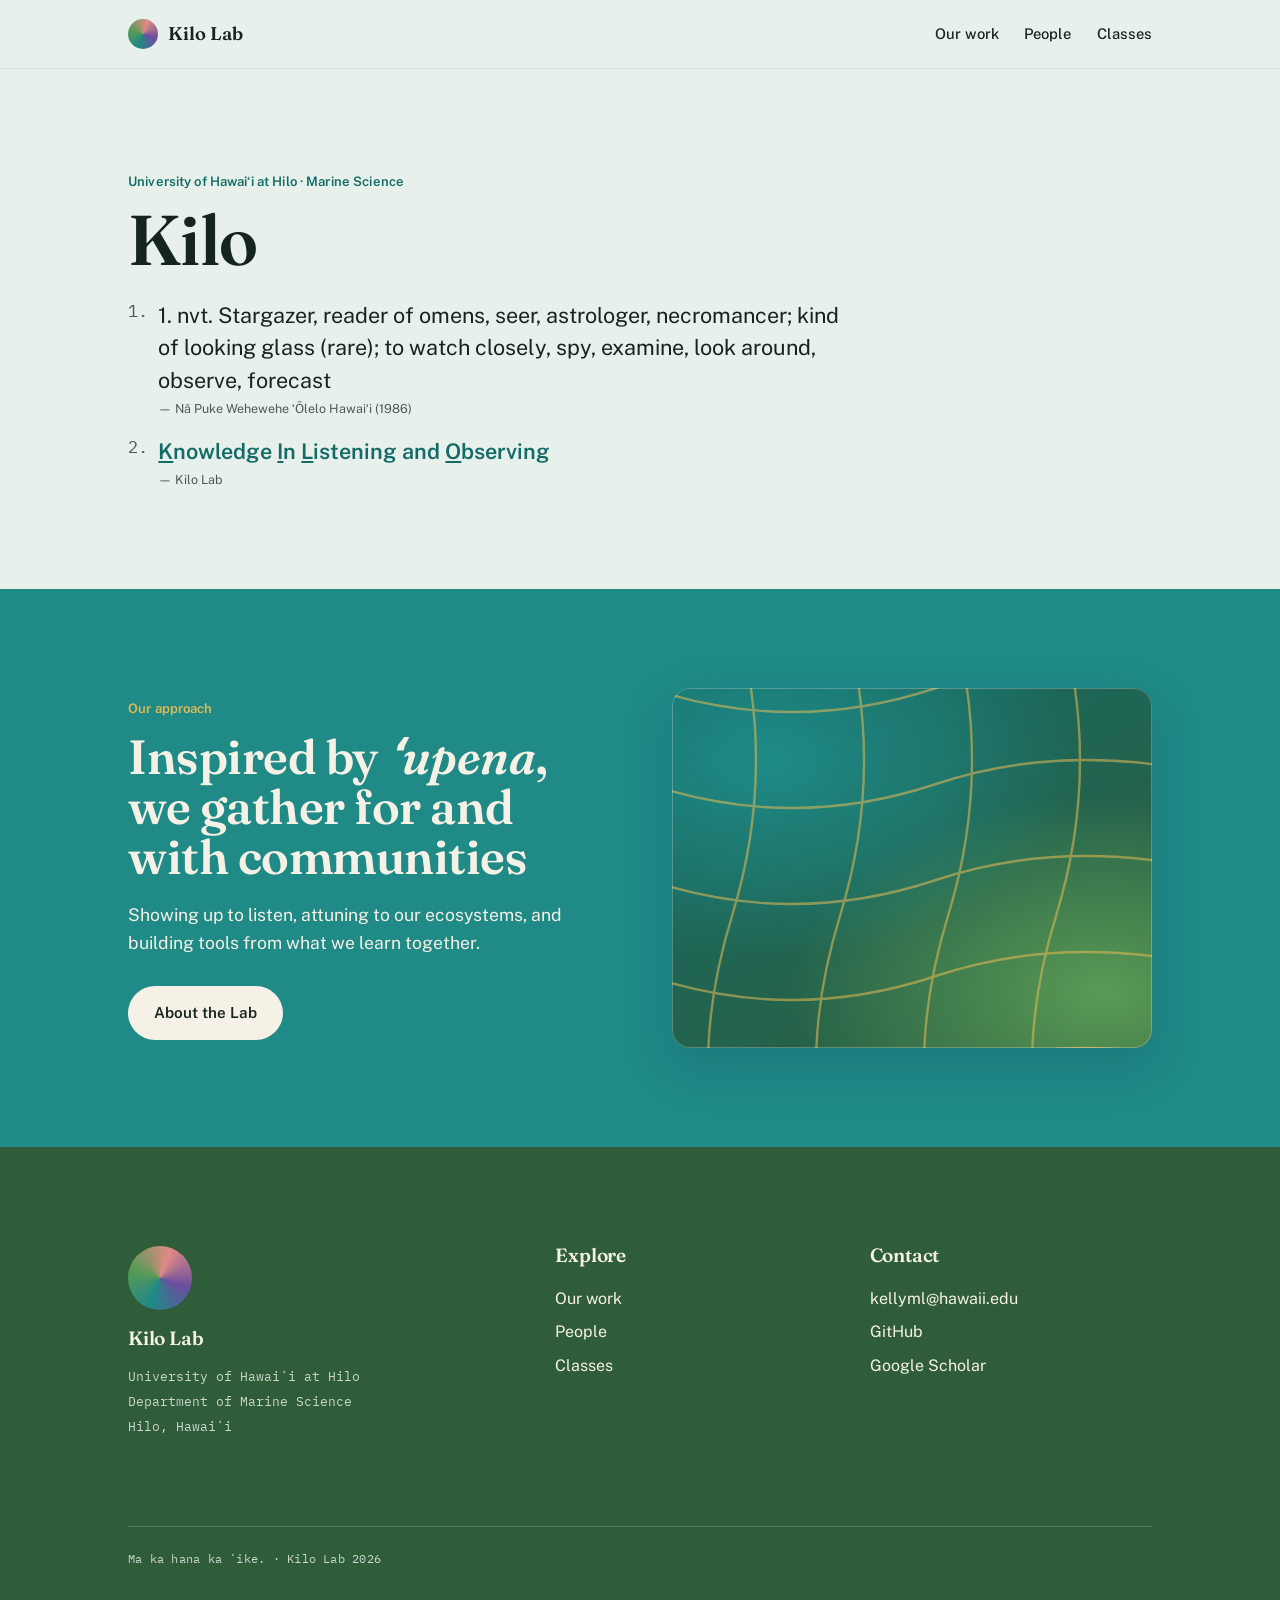
<file: index.html>
<!doctype html>
<html lang="en">
<head>
<meta charset="utf-8" />
<meta name="viewport" content="width=device-width, initial-scale=1" />
<!-- EDIT: page title + meta description -->
<title> Kilo Lab · UH-Hilo</title>
<meta name="description" content="Mending ." />

<link rel="preconnect" href="https://fonts.googleapis.com" />
<link rel="preconnect" href="https://fonts.gstatic.com" crossorigin />
<link href="https://fonts.googleapis.com/css2?family=Fraunces:opsz,wght@9..144,400;9..144,500;9..144,600&family=IBM+Plex+Mono:wght@400;500&family=Public+Sans:wght@400;500;600&display=swap" rel="stylesheet" />

<link rel="stylesheet" href="styles.css" />
</head>

<body>

<!-- ============ NAV ============ -->
<nav class="nav">
  <div class="wrap">
    <a class="brand" href="#top">
      <span class="mark" aria-hidden="true"></span>
      <span class="bname">Kilo Lab</span>
    </a>
    <div class="nav-links">
      <a href="work.html">Our work</a>
      <a href="people.html">People</a>
      <a href="classes.html">Classes</a>
    </div>
  </div>
</nav>

<!-- ============ HERO ============ -->
<section class="band f-cream on-light hero" id="top">
  <div class="wrap" style="grid-template-columns:1fr">
    <div class="copy">
      <span class="eyebrow">University of Hawaiʻi at Hilo · Marine Science</span>
      <!-- EDIT: hero headline -->
      <h1>Kilo</h1>
      <ol class="def-list" style="max-width:72ch">
        <li>1. nvt. Stargazer, reader of omens, seer, astrologer, necromancer; kind of looking glass (rare); to watch closely, spy, examine, look around, observe, forecast<span class="def-source">— Nā Puke Wehewehe ʻŌlelo Hawaiʻi (1986)</span></li>
        <li><span class="acronym-highlight"> <u>K</u>nowledge <u>I</u>n <u>L</u>istening and <u>O</u>bserving</span><span class="def-source">— Kilo Lab</span></li>
      </ol>
    </div>
  </div>
</section>

<!-- ============ VISION / WORLDVIEW (deep teal) ============ -->
<section class="band f-teal on-dark">
  <div class="wrap split">
    <div class="copy">
      <span class="eyebrow" style="color:var(--gold)">Our approach</span>
      <!-- EDIT: vision statement -->
      <h2 style="margin-top:.7rem">Inspired by <em>ʻupena</em>, we gather for and with communities</h2>
      <p>Showing up to listen, attuning to our ecosystems, and building tools from what we learn together.</p>
      <div class="cta-row"><a class="btn btn--light" href="people.html">About the Lab</a></div>
    </div>
    <!-- supporting art slot: upena net drawing over the wash -->
    <div class="art-frame art-sq wash-2">
      <svg class="art-net" viewBox="0 0 200 200" preserveAspectRatio="xMidYMid slice" aria-hidden="true">
        <g fill="none" stroke="var(--gold)" stroke-width="1">
          <path d="M-10 25 Q50 45 110 25 T240 25"/>
          <path d="M-10 65 Q50 85 110 65 T240 65"/>
          <path d="M-10 105 Q50 125 110 105 T240 105"/>
          <path d="M-10 145 Q50 165 110 145 T240 145"/>
          <path d="M-10 185 Q50 205 110 185 T240 185"/>
          <path d="M25 -10 Q45 55 25 120 T25 240"/>
          <path d="M70 -10 Q90 55 70 120 T70 240"/>
          <path d="M115 -10 Q135 55 115 120 T115 240"/>
          <path d="M160 -10 Q180 55 160 120 T160 240"/>
        </g>
      </svg>
    </div>
  </div>
</section>

<!-- ============ FOOTER / CONTACT (deep green) ============ -->
<footer class="band f-green on-dark foot" id="contact">
  <div class="wrap">
    <div>
      <div class="mark-lg" aria-hidden="true"></div>
      <h3 style="font-family:Fraunces,serif">Kilo Lab</h3>
      <p class="meta">
        University of Hawaiʻi at Hilo<br/>
        Department of Marine Science<br/>
        Hilo, Hawaiʻi
      </p>
    </div>
    <div>
      <h3>Explore</h3>
      <ul>
        <li><a href="work.html">Our work</a></li>
        <li><a href="people.html">People</a></li>
        <li><a href="classes.html">Classes</a></li>
      </ul>
    </div>
    <div>
      <h3>Contact</h3>
      <ul>
        <li><a href="mailto:kellyml@hawaii.edu">kellyml@hawaii.edu</a></li>
        <li><a href="https://github.com/kilo-uhh" target="_blank" rel="noopener">GitHub</a></li>
        <li><a href="https://scholar.google.com/citations?user=CCU2XRgAAAAJ&hl=en" target="_blank" rel="noopener">Google Scholar</a></li>
      </ul>
    </div>
    <div class="colophon" style="grid-column:1/-1">
      Ma ka hana ka ʻike.  ·  Kilo Lab 2026
    </div>
  </div>
</footer>

</body>
</html>
</file>
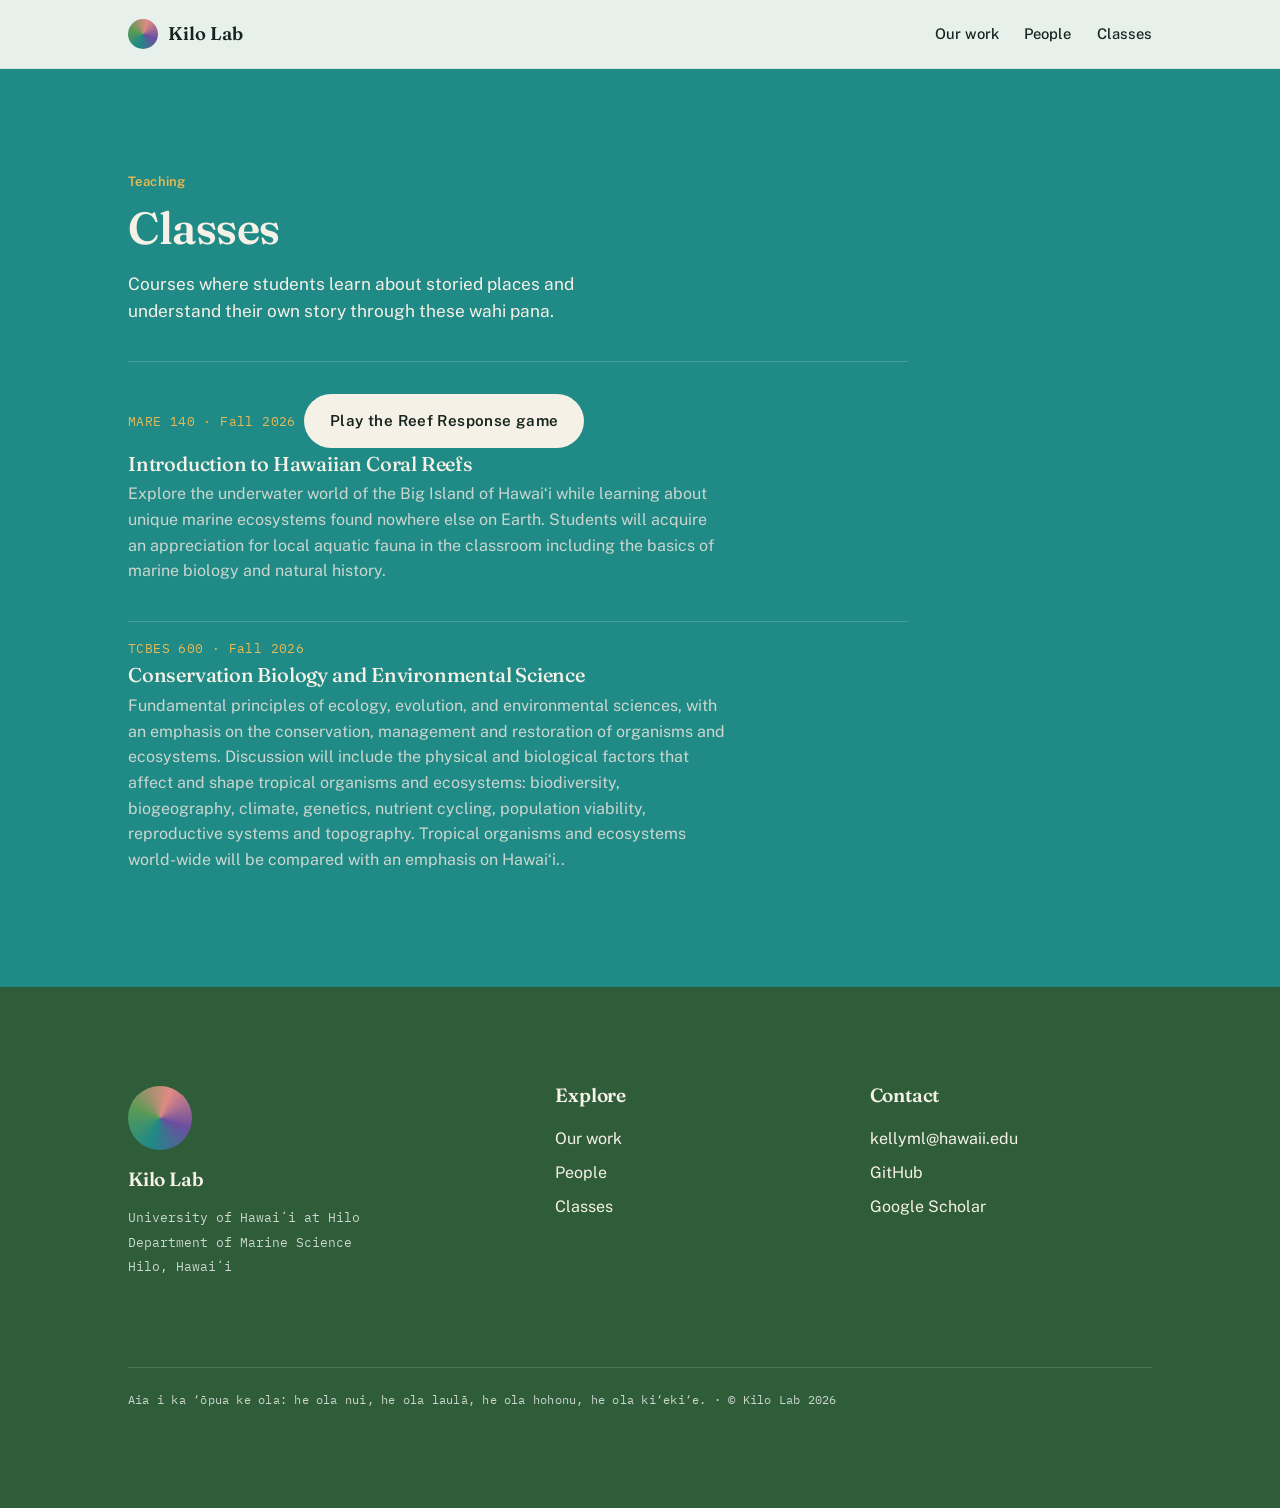
<file: classes.html>
<!doctype html>
<html lang="en">
<head>
<meta charset="utf-8" />
<meta name="viewport" content="width=device-width, initial-scale=1" />
<title>Classes · Kilo Lab</title>
<link rel="preconnect" href="https://fonts.googleapis.com" />
<link rel="preconnect" href="https://fonts.gstatic.com" crossorigin />
<link href="https://fonts.googleapis.com/css2?family=Fraunces:opsz,wght@9..144,400;9..144,500;9..144,600&family=IBM+Plex+Mono:wght@400;500&family=Public+Sans:wght@400;500;600&display=swap" rel="stylesheet" />
<link rel="stylesheet" href="styles.css" />
</head>
<body>
<nav class="nav">
  <div class="wrap">
    <!-- EDIT: brand. The .mark circle is a placeholder for your logo/mark. -->
    <a class="brand" href="index.html#top">
      <span class="mark" aria-hidden="true"></span>
      <span class="bname">Kilo Lab</span>
    </a>
    <div class="nav-links">
      <a href="work.html#science">Our work</a>
      <a href="people.html">People</a>
      <a href="classes.html">Classes</a>
    </div>
  </div>
</nav>

<!-- ============ CLASSES (teal) ============ -->
<section class="band f-teal on-dark" id="classes">
  <div class="wrap">
    <span class="eyebrow" style="color:var(--gold)">Teaching</span>
    <h2 style="font-size:clamp(1.9rem,4vw,2.8rem);margin-top:.7rem">Classes</h2>
    <!-- EDIT: intro + course list -->
    <p style="max-width:48ch;margin-top:1.2rem;font-size:1.08rem">Courses where students learn about storied places and understand their own story through these wahi pana.</p>
    <div style="margin-top:2.2rem;display:grid;gap:1.3rem;max-width:780px">
      <div style="border-top:1px solid rgba(255,255,255,.18);padding-top:1.1rem">
        <div class="mono" style="color:var(--gold);font-size:.8rem;letter-spacing:.03em">MARE 140 · Fall 2026
        <a class="btn btn--light" href="reef-game/" style="margin-top:.9rem">Play the Reef Response game</a>
        </div>
        <h3 style="font-weight:500;font-size:1.25rem;margin-top:.35rem">Introduction to Hawaiian Coral Reefs</h3>
        <p style="color:var(--light-soft);margin-top:.45rem;max-width:60ch">Explore the underwater world of the Big Island of Hawaiʻi while learning about unique marine ecosystems found nowhere else on Earth. Students will acquire an appreciation for local aquatic fauna in the classroom including the basics of marine biology and natural history.</p>
      </div>
      <div style="border-top:1px solid rgba(255,255,255,.18);padding-top:1.1rem">
        <div class="mono" style="color:var(--gold);font-size:.8rem;letter-spacing:.03em">TCBES 600 · Fall 2026</div>
        <h3 style="font-weight:500;font-size:1.25rem;margin-top:.35rem">Conservation Biology and Environmental Science</h3>
        <p style="color:var(--light-soft);margin-top:.45rem;max-width:60ch"> Fundamental principles of ecology, evolution, and environmental sciences, with an emphasis on the conservation, management and restoration of organisms and ecosystems. Discussion will include the physical and biological factors that affect and shape tropical organisms and ecosystems: biodiversity, biogeography, climate, genetics, nutrient cycling, population viability, reproductive systems and topography. Tropical organisms and ecosystems world-wide will be compared with an emphasis on Hawaiʻi..</p>
      </div>
    </div>
  </div>
</section>

<!-- ============ FOOTER / CONTACT (deep green) ============ -->
<footer class="band f-green on-dark foot" id="contact">
  <div class="wrap">
    <div>
      <div class="mark-lg" aria-hidden="true"></div>
      <h3 style="font-family:Fraunces,serif">Kilo Lab</h3>
      <p class="meta">
        University of Hawaiʻi at Hilo<br/>
        Department of Marine Science<br/>
        Hilo, Hawaiʻi
      </p>
    </div>
    <div>
      <h3>Explore</h3>
      <ul>
        <li><a href="work.html">Our work</a></li>
        <li><a href="people.html">People</a></li>
        <li><a href="classes.html">Classes</a></li>
      </ul>
    </div>
    <div>
      <h3>Contact</h3>
      <ul>
        <li><a href="mailto:kellyml@hawaii.edu">kellyml@hawaii.edu</a></li>
        <li><a href="https://github.com/kilo-uhh" target="_blank" rel="noopener">GitHub</a></li>
        <li><a href="https://scholar.google.com/citations?user=CCU2XRgAAAAJ&hl=en" target="_blank" rel="noopener">Google Scholar</a></li>
      </ul>
    </div>
    <div class="colophon" style="grid-column:1/-1">
      Aia i ka ‘ōpua ke ola: he ola nui, he ola laulā, he ola hohonu, he ola ki‘eki‘e.  ·  © Kilo Lab 2026
    </div>
  </div>
</footer>

</body>
</html>
</file>
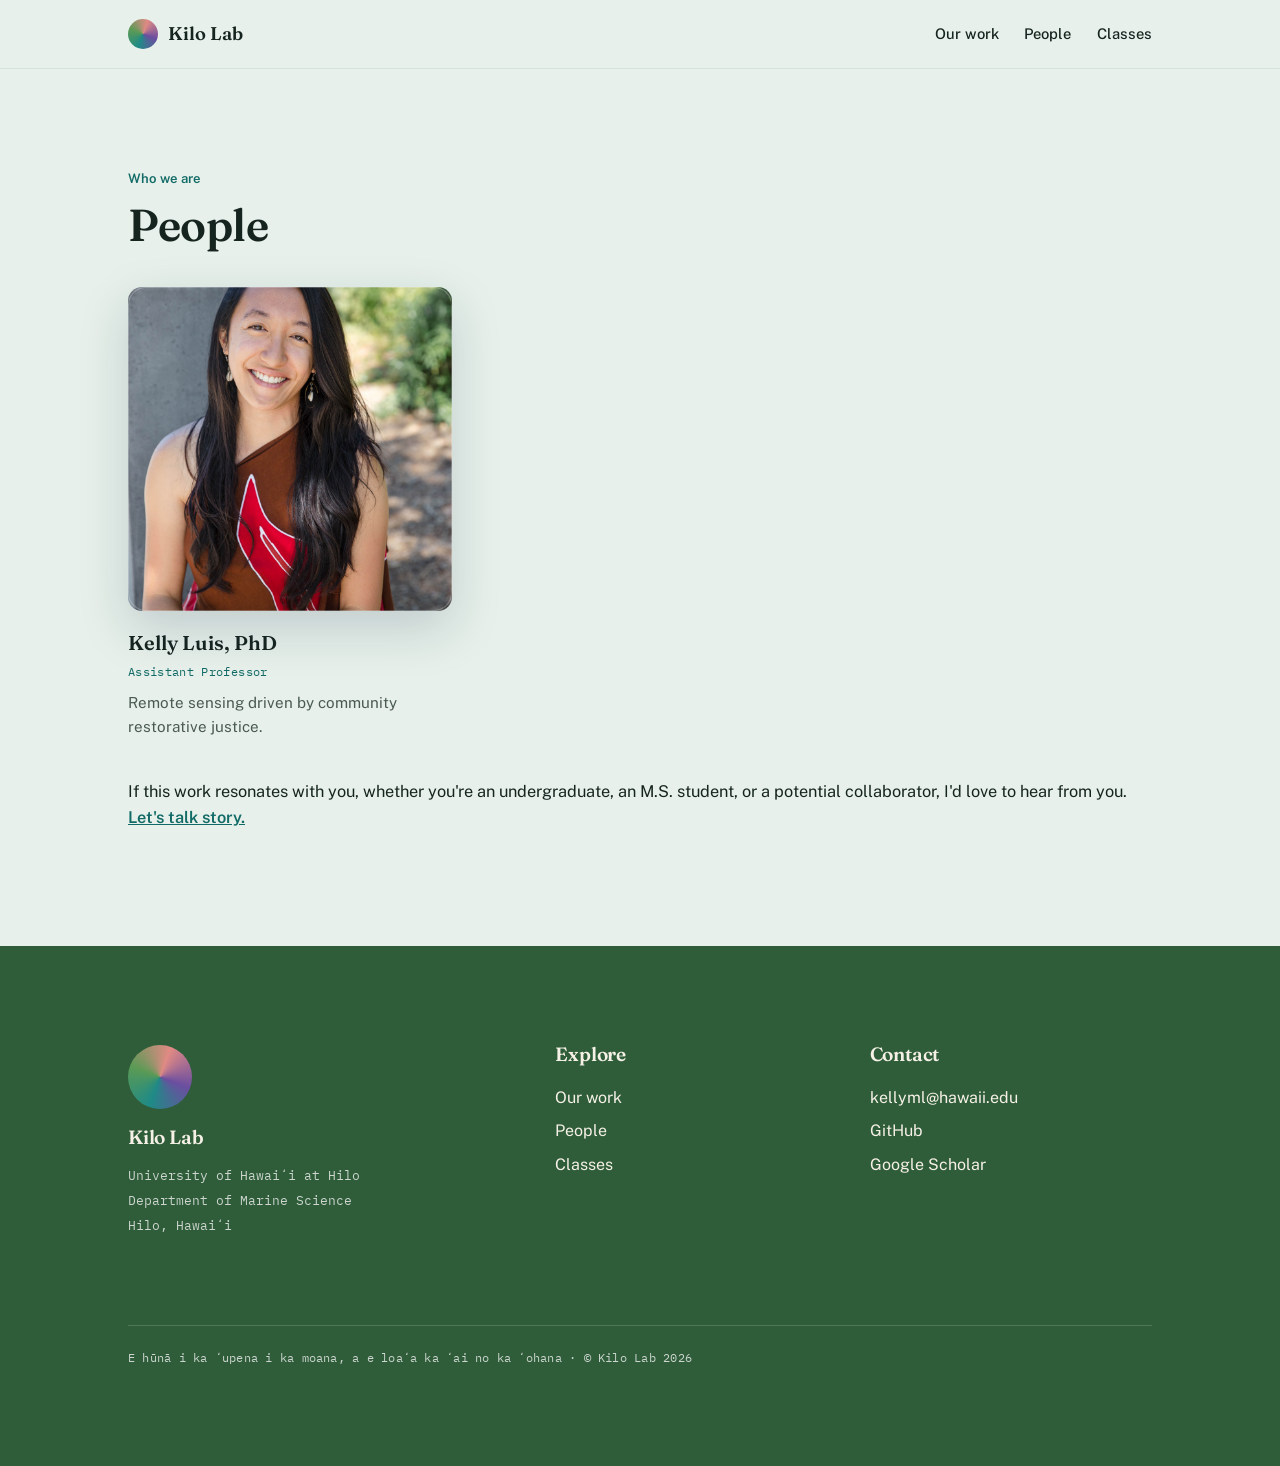
<file: people.html>
<!doctype html>
<html lang="en">
<head>
<meta charset="utf-8" />
<meta name="viewport" content="width=device-width, initial-scale=1" />
<title>People · Kilo Lab</title>
<link rel="preconnect" href="https://fonts.googleapis.com" />
<link rel="preconnect" href="https://fonts.gstatic.com" crossorigin />
<link href="https://fonts.googleapis.com/css2?family=Fraunces:opsz,wght@9..144,400;9..144,500;9..144,600&family=IBM+Plex+Mono:wght@400;500&family=Public+Sans:wght@400;500;600&display=swap" rel="stylesheet" />
<link rel="stylesheet" href="styles.css" />
</head>
<body>
<nav class="nav">
  <div class="wrap">
    <a class="brand" href="index.html#top">
      <span class="mark" aria-hidden="true"></span>
      <span class="bname">Kilo Lab</span>
    </a>
    <div class="nav-links">
      <a href="work.html">Our work</a>
      <a href="people.html">People</a>
      <a href="classes.html">Classes</a>
    </div>
  </div>
</nav>

<!-- ============ PEOPLE (cream) ============ -->
<section class="band f-cream on-light" id="people">
  <div class="wrap">
    <div class="people-head">
      <span class="eyebrow">Who we are</span>
      <h2>People</h2>
    </div>
    <div class="people">
      <div class="person">
        <div class="art-frame pic">
          <img src="kelly-luis.jpg" alt="Kelly Luis" style="width:100%;height:100%;object-fit:cover" />
        </div>
        <div class="name">Kelly Luis, PhD</div>
        <div class="role">Assistant Professor</div>
        <p>Remote sensing driven by community restorative justice.</p>
      </div>
    </div>
    <p class="join-note">If this work resonates with you, whether you're an undergraduate, an M.S. student, or a potential collaborator, I'd love to hear from you. <a href="#contact">Let's talk story.</a></p>
  </div>
</section>

<!-- ============ FOOTER / CONTACT (deep green) ============ -->
<footer class="band f-green on-dark foot" id="contact">
  <div class="wrap">
    <div>
      <div class="mark-lg" aria-hidden="true"></div>
      <h3 style="font-family:Fraunces,serif">Kilo Lab</h3>
      <p class="meta">
        University of Hawaiʻi at Hilo<br/>
        Department of Marine Science<br/>
        Hilo, Hawaiʻi
      </p>
    </div>
    <div>
      <h3>Explore</h3>
      <ul>
        <li><a href="work.html#science">Our work</a></li>
        <li><a href="people.html">People</a></li>
        <li><a href="classes.html">Classes</a></li>
      </ul>
    </div>
    <div>
      <h3>Contact</h3>
      <ul>
        <li><a href="mailto:kellyml@hawaii.edu">kellyml@hawaii.edu</a></li>
        <li><a href="https://github.com/kilo-uhh" target="_blank" rel="noopener">GitHub</a></li>
        <li><a href="https://scholar.google.com/citations?user=CCU2XRgAAAAJ&hl=en" target="_blank" rel="noopener">Google Scholar</a></li>
      </ul>
    </div>
    <div class="colophon" style="grid-column:1/-1">
      E hūnā i ka ʻupena i ka moana, a e loaʻa ka ʻai no ka ʻohana ·  © Kilo Lab 2026
    </div>
  </div>
</footer>

</body>
</html>
</file>
<file: styles.css>
:root{
  /* palette derived from the inspiration painting: pushed, non-literal */
  --green:#5a9a55;
  --green-d:#2f5d3a;
  --teal:#1f8a86;
  --teal-d:#136b67;
  --blue:#14365f;
  --blue-d:#0f2a4c;
  --salmon:#e08a84;
  --salmon-l:#ecaba6;
  --violet:#6b4ea0;
  --violet-d:#523c80;
  --cream:#e7f0ea;       /* sea-glass off-white from the painting's water, not beige */
  --cream-d:#d2e3da;
  --gold:#e6bb55;
  --ink:#16241f;          /* near-black green for text on light fields */
  --ink-soft:#4a5a53;
  --light:#f6f1e6;        /* warm off-white text on dark fields */
  --light-soft:#ccd6cf;
}

*{box-sizing:border-box}
html{scroll-behavior:smooth}
@media (prefers-reduced-motion:reduce){html{scroll-behavior:auto}}
body{
  margin:0;font-family:"Public Sans",system-ui,sans-serif;
  color:var(--ink);background:var(--cream);line-height:1.6;
  -webkit-font-smoothing:antialiased;
}

/* ---------- type ---------- */
h1,h2,h3{font-family:"Fraunces",Georgia,serif;font-weight:600;line-height:1.04;margin:0;
  letter-spacing:-.01em}
.eyebrow{font-family:"Public Sans",sans-serif;font-size:.82rem;font-weight:600;
  letter-spacing:.01em}
/* ALT eyebrow style: for an editorial feel, comment out the rule above and use:
   .eyebrow{font-family:"Fraunces",serif;font-style:italic;font-weight:500;font-size:1rem;letter-spacing:0} */
.mono{font-family:"IBM Plex Mono",monospace}
a{color:inherit}
a:focus-visible,button:focus-visible,.btn:focus-visible{outline:3px solid var(--gold);
  outline-offset:3px;border-radius:4px}

/* ---------- layout shells ---------- */
.wrap{max-width:1120px;margin:0 auto;padding:0 clamp(1.25rem,5vw,3rem)}
.band{padding:clamp(4rem,11vh,8rem) 0}
.band--tight{padding:clamp(2.2rem,6vh,3.6rem) 0}
.on-dark{color:var(--light)}
.on-dark .eyebrow{color:var(--gold)}
.on-light .eyebrow{color:var(--teal-d)}

/* color fields (Barrett-style full-bleed alternating grounds) */
.f-cream{background:var(--cream)}
.f-teal{background:var(--teal)}
.f-salmon{background:var(--salmon)}
.f-blue{background:var(--blue)}
.f-violet{background:var(--violet)}
.f-green{background:var(--green-d)}

/* ---------- buttons ---------- */
.btn{display:inline-block;font-family:"Public Sans",sans-serif;font-weight:600;
  font-size:.95rem;text-decoration:none;padding:.8rem 1.5rem;border-radius:999px;
  border:2px solid transparent;transition:transform .15s ease,background .15s ease}
.btn:hover{transform:translateY(-2px)}
.btn--solid{background:var(--ink);color:var(--cream)}
.btn--light{background:var(--light);color:var(--ink)}
.btn--ghost{background:transparent;border-color:currentColor;color:inherit}
@media (prefers-reduced-motion:reduce){.btn:hover{transform:none}}

/* ---------- nav ---------- */
.nav{position:sticky;top:0;z-index:30;background:rgba(231,240,234,.86);
  backdrop-filter:blur(8px);border-bottom:1px solid var(--cream-d)}
.nav .wrap{display:flex;align-items:center;justify-content:space-between;
  min-height:68px;gap:1rem}
.brand{display:flex;align-items:center;gap:.6rem;text-decoration:none;color:var(--ink)}
.brand .mark{width:30px;height:30px;border-radius:50%;
  background:conic-gradient(from 200deg,var(--teal),var(--green),var(--salmon),var(--violet),var(--teal));
  flex:none}
.brand .bname{font-family:"Fraunces",serif;font-weight:600;font-size:1.15rem}
.brand .bracket{color:var(--teal-d)}
.nav-links{display:flex;align-items:center;gap:1.6rem}
.nav-links a{text-decoration:none;font-size:.92rem;font-weight:500}
.nav-links a:hover{color:var(--teal-d)}
.nav-cta{font-family:"IBM Plex Mono",monospace;font-size:.74rem;letter-spacing:.08em;
  text-transform:uppercase;padding:.55rem 1rem;border-radius:999px;background:var(--ink);
  color:var(--cream);text-decoration:none}
@media (max-width:760px){.nav-links{display:none}}

/* ---------- ART FRAME (reserved space for Kelly's own artwork) ----------
   To use your own art: put an <img> inside the frame:
   <img src="your-art.png" alt="..." style="width:100%;height:100%;object-fit:cover">
   For a credit line, put it in a <figcaption class="art-credit"> BELOW the frame,
   wrapped with the frame in <figure class="art-block"> — never inside .art-cap. */
.art-frame{position:relative;width:100%;border-radius:18px;overflow:hidden;
  box-shadow:0 18px 50px rgba(15,42,76,.18);isolation:isolate}
.art-frame::after{content:"";position:absolute;inset:0;border-radius:18px;
  box-shadow:inset 0 0 0 1px rgba(255,255,255,.25);pointer-events:none}
.art-hero{aspect-ratio:16/10}
.art-sq{aspect-ratio:4/3}
/* painterly washes so empty frames still look intentional + on-palette */
.wash-1{background:
  radial-gradient(120% 90% at 18% 12%, var(--green) 0%, transparent 55%),
  radial-gradient(120% 90% at 88% 22%, var(--teal) 0%, transparent 50%),
  radial-gradient(130% 100% at 30% 95%, var(--violet) 0%, transparent 55%),
  radial-gradient(120% 100% at 95% 92%, var(--salmon) 0%, transparent 50%),
  linear-gradient(160deg,var(--teal),var(--blue))}
.wash-2{background:
  radial-gradient(120% 100% at 20% 20%, var(--teal) 0%, transparent 55%),
  radial-gradient(120% 100% at 90% 85%, var(--green) 0%, transparent 55%),
  linear-gradient(150deg,var(--teal-d),var(--green-d))}
.wash-3{background:
  radial-gradient(120% 100% at 80% 18%, var(--salmon) 0%, transparent 55%),
  radial-gradient(120% 100% at 15% 90%, var(--gold) 0%, transparent 50%),
  linear-gradient(150deg,var(--salmon),var(--cream-d))}
.wash-4{background:
  radial-gradient(120% 100% at 22% 18%, var(--violet) 0%, transparent 55%),
  radial-gradient(120% 100% at 85% 88%, var(--blue) 0%, transparent 55%),
  linear-gradient(150deg,var(--violet),var(--blue-d))}
.art-cap{position:absolute;inset:0;display:flex;flex-direction:column;align-items:center;
  justify-content:center;text-align:center;gap:.5rem;color:#fff;padding:1.2rem}
.art-cap .pill{font-family:"IBM Plex Mono",monospace;font-size:.66rem;letter-spacing:.16em;
  text-transform:uppercase;background:rgba(0,0,0,.32);border:1px solid rgba(255,255,255,.45);
  padding:.4rem .8rem;border-radius:999px}
.art-cap .note{font-size:.82rem;max-width:24ch;color:rgba(255,255,255,.88);text-shadow:0 1px 3px rgba(0,0,0,.3)}

/* credit line that sits BELOW the frame (fixes overlap) */
.art-block{margin:0}
.art-credit{margin-top:.6rem;font-family:"IBM Plex Mono",monospace;
  font-size:.72rem;letter-spacing:.02em;color:var(--ink-soft)}
.on-dark .art-credit{color:var(--light-soft)}

/* upena net overlay for empty frames */
.art-net{position:absolute;inset:0;width:100%;height:100%;opacity:.55;pointer-events:none}

/* ---------- hero ---------- */
.hero .wrap{display:grid;grid-template-columns:1fr 1.05fr;gap:clamp(2rem,5vw,4.5rem);
  align-items:center}
.hero h1{font-size:clamp(2.6rem,6vw,4.4rem);margin:.6rem 0 0}
.hero h1 em{font-style:italic;color:var(--teal-d)}
.hero .sub{font-size:clamp(1.1rem,2vw,1.35rem);margin:1.4rem 0 0;max-width:34ch;color:var(--ink)}
.hero .cta-row{margin-top:2rem;display:flex;gap:.9rem;flex-wrap:wrap}

/* ---------- definition list (hero: Kilo, n., v.) ---------- */
.def-list{list-style:none;counter-reset:def;margin:1.4rem 0 0;padding:0;max-width:34ch}
.def-list li{counter-increment:def;position:relative;padding-left:1.9rem;
  font-size:clamp(1.1rem,2vw,1.35rem);line-height:1.5;color:var(--ink)}
.def-list li+li{margin-top:1rem}
.def-list li::before{content:counter(def)".";position:absolute;left:0;top:0;
  font-family:"IBM Plex Mono",monospace;font-size:.78em;color:var(--ink-soft)}
.acronym-highlight{font-weight:600;color:var(--teal-d)}
.def-source{display:block;margin-top:.25rem;font-family:"Public Sans",sans-serif;
  font-size:.78rem;font-style:normal;color:var(--ink-soft)}
@media (max-width:820px){
  .hero .wrap{grid-template-columns:1fr}
  .hero .art-frame{order:-1}
}

/* ---------- generic split (alternating) ---------- */
.split{display:grid;grid-template-columns:1fr 1fr;gap:clamp(2rem,5vw,4.5rem);align-items:center}
.split.rev .copy{order:2}
.split h2{font-size:clamp(1.9rem,4vw,3rem);max-width:16ch}
.split p{font-size:1.1rem;margin:1.2rem 0 0;max-width:46ch}
.on-dark.split p,.split.on-dark p{color:var(--light)}
.split .cta-row{margin-top:1.8rem}
@media (max-width:820px){
  .split{grid-template-columns:1fr;gap:1.8rem}
  .split.rev .copy{order:0}
}

/* ---------- fact callout ---------- */
.fact{text-align:center}
.fact .eyebrow{display:block;margin-bottom:1rem;color:var(--blue-d)}
.fact h2{font-size:clamp(1.8rem,4.4vw,3.2rem);max-width:20ch;margin:0 auto;color:var(--blue-d)}
.fact p{margin:1.4rem auto 0;max-width:48ch;font-size:1.05rem;color:var(--blue-d)}

/* ---------- questions intro ---------- */
.q-head{text-align:center;margin-bottom:clamp(2.5rem,6vh,4rem)}
.q-head h2{font-size:clamp(2rem,4.5vw,3.2rem)}
.q-head .eyebrow{display:block;margin-bottom:.9rem}
.q-block{margin-top:clamp(3rem,7vh,5rem)}
.q-block h3{font-size:clamp(1.5rem,3vw,2.1rem);max-width:18ch}
.q-block p{font-size:1.08rem;margin:1.1rem 0 0;max-width:46ch}
.q-block .tools{margin-top:1.3rem;display:flex;flex-wrap:wrap;gap:.5rem}
.chip{font-family:"IBM Plex Mono",monospace;font-size:.72rem;letter-spacing:.03em;
  padding:.38rem .7rem;border-radius:999px;border:1px solid var(--ink);opacity:.75}

/* ---------- projects ---------- */
.proj-grid{display:grid;grid-template-columns:1fr 1fr;gap:1.4rem;margin-top:2.6rem}
.proj{background:rgba(255,255,255,.06);border:1px solid rgba(255,255,255,.16);
  border-radius:16px;padding:1.6rem 1.6rem 1.8rem}
.proj .pname{font-family:"IBM Plex Mono",monospace;color:var(--gold);font-size:.85rem;
  letter-spacing:.04em}
.proj h3{font-size:1.3rem;font-weight:500;margin:.5rem 0 0}
.proj p{margin:.7rem 0 0;color:var(--light-soft);font-size:.98rem}
.proj .stat{font-family:"IBM Plex Mono",monospace;font-size:.72rem;color:var(--light-soft);
  margin-top:.9rem;opacity:.8}
@media (max-width:680px){.proj-grid{grid-template-columns:1fr}}

/* ---------- why it matters / join ---------- */
.why{text-align:center}
.why .eyebrow{display:block;margin-bottom:1rem}
.why h2{font-size:clamp(2rem,5vw,3.4rem);max-width:20ch;margin:0 auto 2rem}

/* ---------- people ---------- */
.people-head{margin-bottom:2.4rem}
.people-head h2{font-size:clamp(1.9rem,4vw,2.8rem)}
.people-head .eyebrow{display:block;margin-bottom:.8rem}
.people{display:grid;grid-template-columns:repeat(3,1fr);gap:1.6rem}
.person .pic{aspect-ratio:1;border-radius:14px;margin-bottom:1rem}
.person .name{font-family:"Fraunces",serif;font-size:1.25rem;font-weight:600}
.person .role{font-family:"IBM Plex Mono",monospace;font-size:.72rem;color:var(--teal-d);
  letter-spacing:.03em;margin-top:.25rem}
.person p{font-size:.95rem;margin:.6rem 0 0;color:var(--ink-soft)}
.join-note{margin-top:2.4rem;font-size:1.02rem}
.join-note a{color:var(--teal-d);font-weight:600}
@media (max-width:680px){.people{grid-template-columns:1fr;gap:2rem}}

/* ---------- footer ---------- */
.foot .wrap{display:grid;grid-template-columns:1.4fr 1fr 1fr;gap:2rem}
.foot .mark-lg{width:64px;height:64px;border-radius:50%;
  background:conic-gradient(from 200deg,var(--teal),var(--green),var(--salmon),var(--violet),var(--teal));
  margin-bottom:1.2rem}
.foot h3{font-size:1.2rem;margin-bottom:1rem}
.foot a{color:var(--light);text-decoration:none}
.foot a:hover{color:var(--gold)}
.foot ul{list-style:none;padding:0;margin:0;line-height:2.1}
.foot .meta{font-family:"IBM Plex Mono",monospace;font-size:.82rem;color:var(--light-soft);
  line-height:1.9}
.foot .colophon{margin-top:2.6rem;padding-top:1.4rem;border-top:1px solid rgba(255,255,255,.16);
  font-family:"IBM Plex Mono",monospace;font-size:.72rem;color:var(--light-soft);letter-spacing:.02em}
@media (max-width:760px){.foot .wrap{grid-template-columns:1fr;gap:2.4rem}}
</file>
